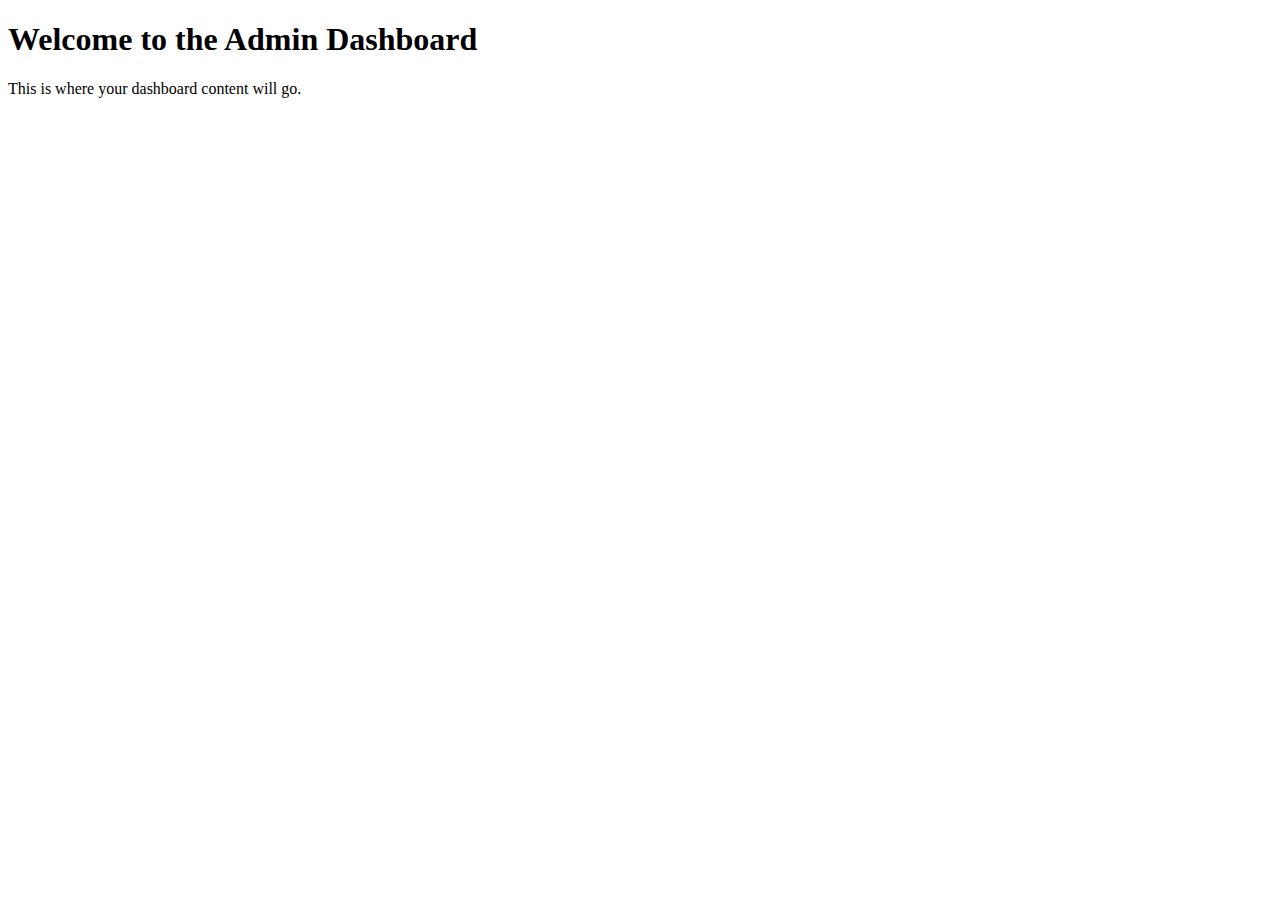
<file: dashboard.html>
<!DOCTYPE html>
<html>
  <head>
    <title>Dashboard</title>
  </head>
  <body>
    <h1>Welcome to the Admin Dashboard</h1>
    <p>This is where your dashboard content will go.</p>
  </body>
</html>
</file>
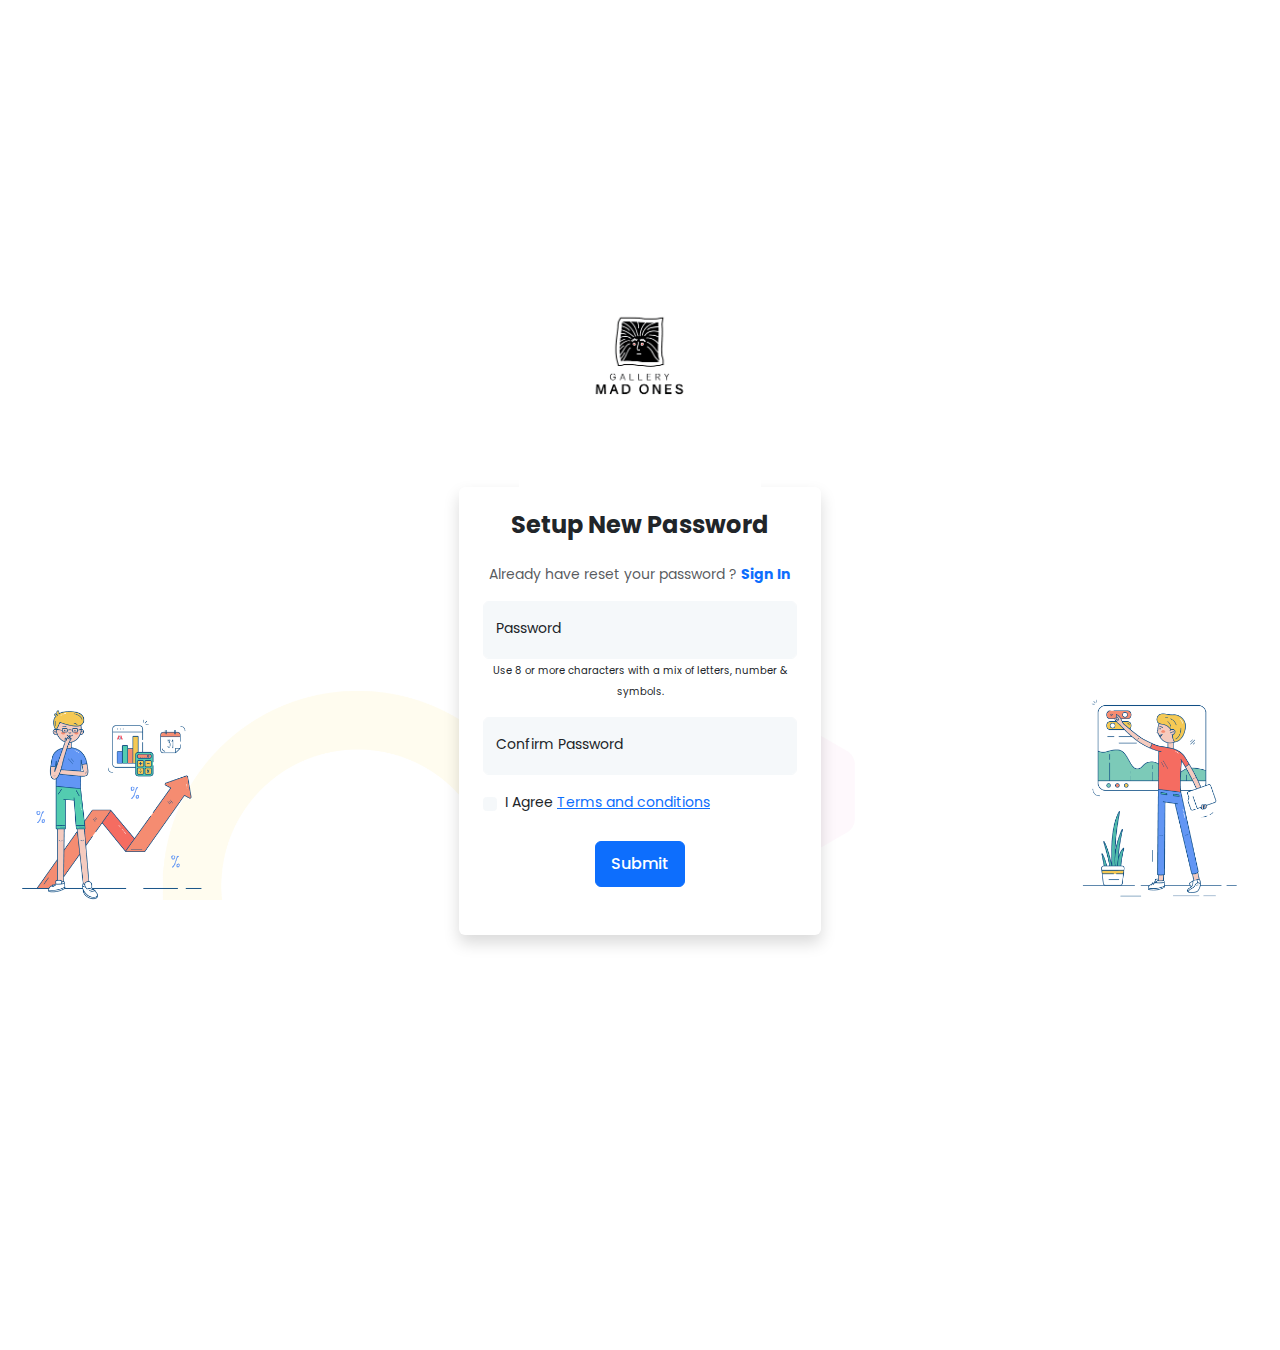
<file: newpass.html>
<!DOCTYPE html>
<html lang="en">
  <head>
    <meta charset="UTF-8" />
    <meta name="viewport" content="width=device-width, initial-scale=1.0" />
    <title>Login form</title>
    <link
      href="https://cdn.jsdelivr.net/npm/bootstrap@5.3.3/dist/css/bootstrap.min.css"
      rel="stylesheet"
    />
    <link
      href="https://fonts.googleapis.com/css2?family=Poppins:ital,wght@0,100;0,200;0,300;0,400;0,500;0,600;0,700;0,800;0,900;1,100;1,200;1,300;1,400;1,500;1,600;1,700;1,800;1,900&family=Roboto:ital,wght@0,100;0,300;0,400;0,500;0,700;0,900;1,100;1,300;1,400;1,500;1,700;1,900&display=swap"
      rel="stylesheet"
    />

    <link rel="stylesheet" href="style.css" />
  </head>
  <body>
    <section class="wrapper">
      <div class="container">
        <div
          class="col-sm-8 offset-sm-2 col-lg-6 offset-lg-3 col-xl-4 offset-xl-4 text-center"
        >
          <div class="logo">
            <img src="images/logo1.png" class="img-fluid" alt="logo" />
          </div>
          <form id="signupForm" class="rounded bg-white shadow p-4">
            <h3 class="text-dark fw-bolder fs-4 mb-4">Setup New Password</h3>
            <div class="fw-normal text-muted mb-3">
              Already have reset your password ?
              <a
                href="index.html"
                class="text-primary fw-bold text-decoration-none"
                >Sign In
              </a>
            </div>

            <div class="form-floating mb-3">
              <input
                type="password"
                class="form-control"
                id="floatingPassword"
                placeholder="Password"
              />
              <label for="floatingPassword">Password</label>
              <span class="password-info mt-2">
                Use 8 or more characters with a mix of letters, number &
                symbols.
              </span>
            </div>

            <div class="form-floating mb-3">
              <input
                type="password"
                class="form-control"
                id="floatingConfirmPassword"
                placeholder="Password"
              />
              <label for="floatingConfirmPassword">Confirm Password</label>
            </div>

            <div id="formMessage" class="text-center mt-3"></div>

            <div class="form-check d-flex align-items-center">
              <input class="form-check-input" type="checkbox" id="gridCheck" />
              <label class="form-check-label ms-2" for="gridCheck">
                I Agree <a href="#">Terms and conditions </a>
              </label>
            </div>

            <button
              type="submit"
              id="submitBtn"
              class="btn btn-primary submit_btn my-4"
            >
              Submit
            </button>
          </form>
        </div>
      </div>
    </section>
  </body>
</html>
</file>
<file: style.css>
*{
    margin: 0;
    padding: 0;
    box-sizing: border-box;
}

:root{
    --primary-font-family: 'Poppins', sans-serif;
    --light-white:#f5f8fa;
    --gray:#5e6278;
    --gray-1:#e3e3e3;
}
body{
    font-family: var(--primary-font-family);
    font-size: 14px;
}
.wrapper{
    padding: 0 0 100px;
    background-image: url("images/bg.png");
    background-position: bottom center;
    background-repeat: no-repeat;
    background-size: contain;
    background-attachment: fixed;
    min-height: 100%;
    height: 150vh;
    display: flex;
    align-items: center;
    justify-content: center;
}
.wrapper .logo img{
    max-width: 65%;
}
.wrapper input{
    background-color: var(--light-white);
    border-color: var(--light-white);
    color:var(--gray)
}
.wrapper input:focus{
    box-shadow: none;
}
.wrapper .password-info{
    font-size: 10px ;
}
.wrapper .submit_btn{
    padding: 10px 15px;
    font-weight: 500;
}
.wrapper .login_with{
    padding: 8px 15px;
    font-size: 13px;
    font-weight: 500;
    transition: 0.3 ease-in-out;
}
.wrapper .submit_btn:focus,
.wrapper .login_with:focus{
    box-shadow: none;
}
.wrapper .login_with:hover{
    background-color: var(--gray-1);
    border-color: var(--gray-1);
}
.wrapper .login_with img{
    max-width: 7%;
}
form{
    margin: 0px 5px 70px;
}
.messageDiv{
    background-color: hsl(372,90%, 28%);
    color: white;
    padding: 10px 20px;
    margin: 10px;
    font-size:1rem ;
    opacity: 0;
}
</file>
